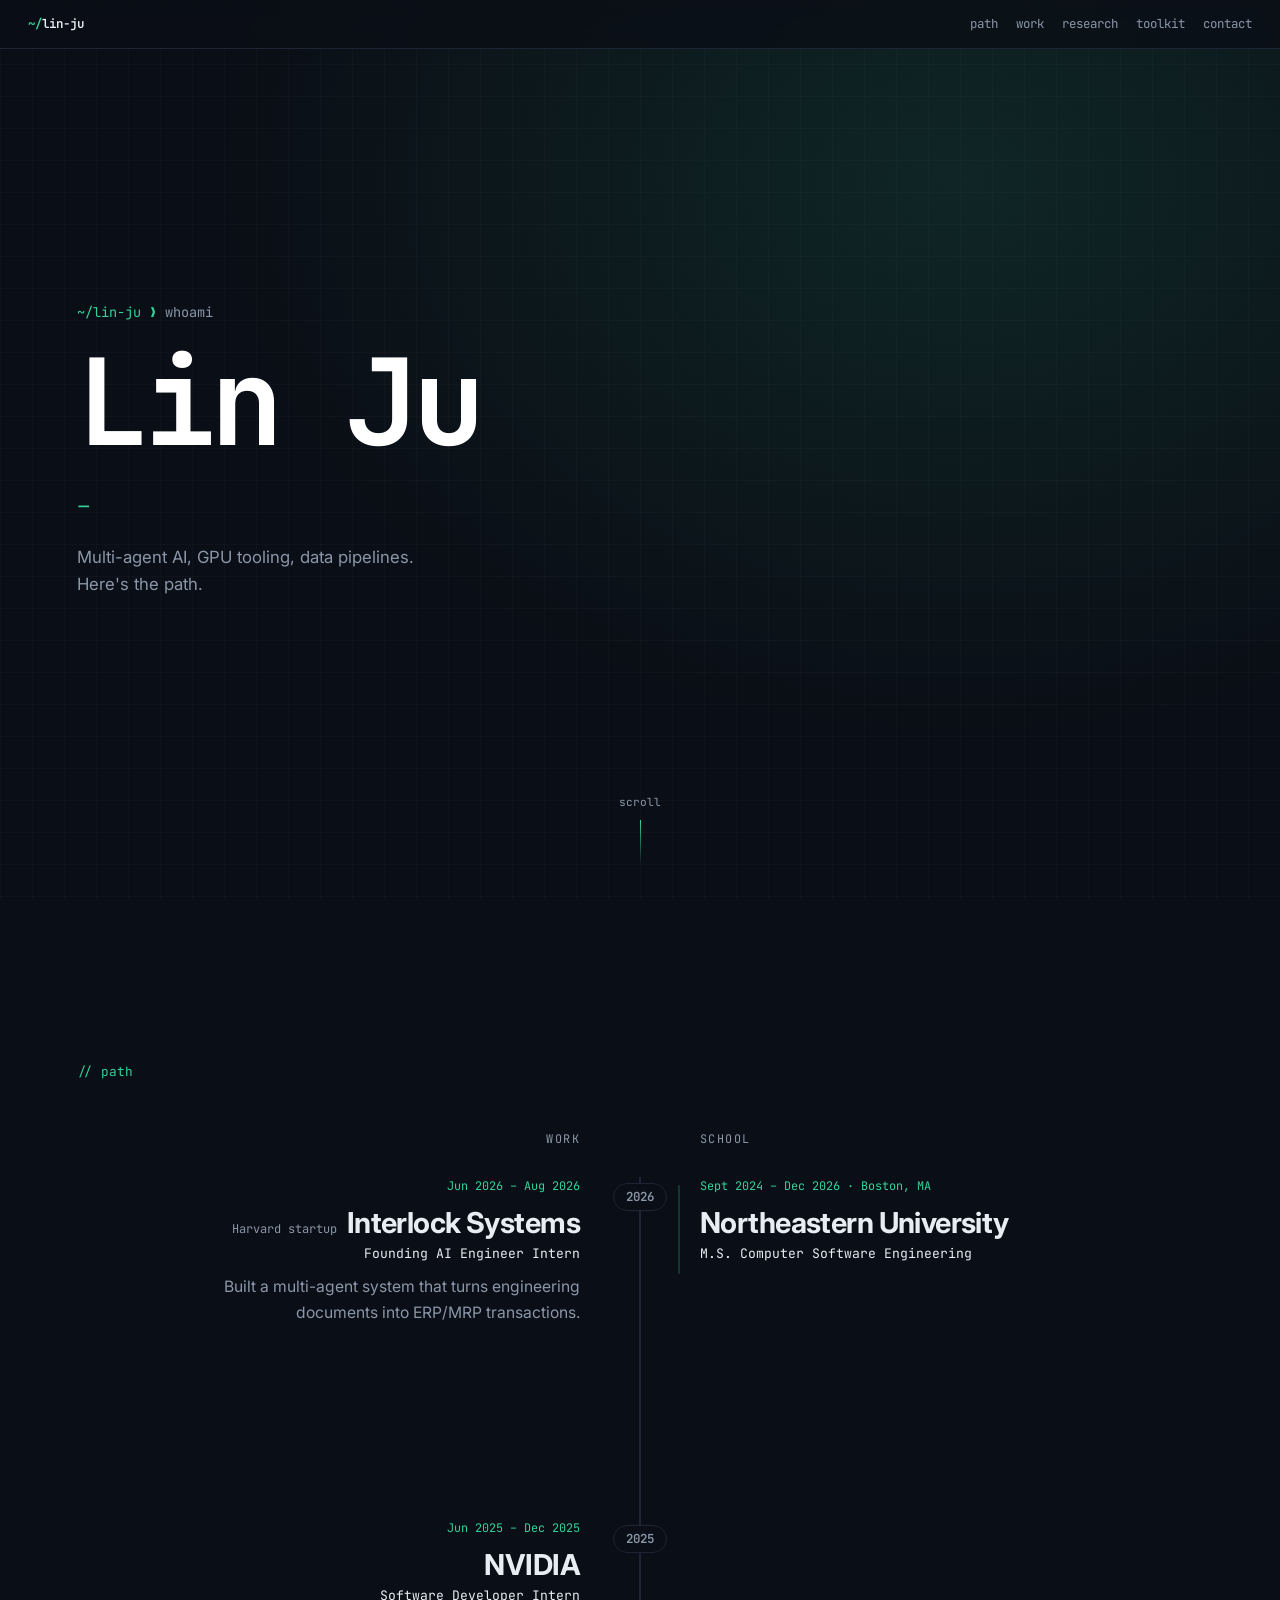
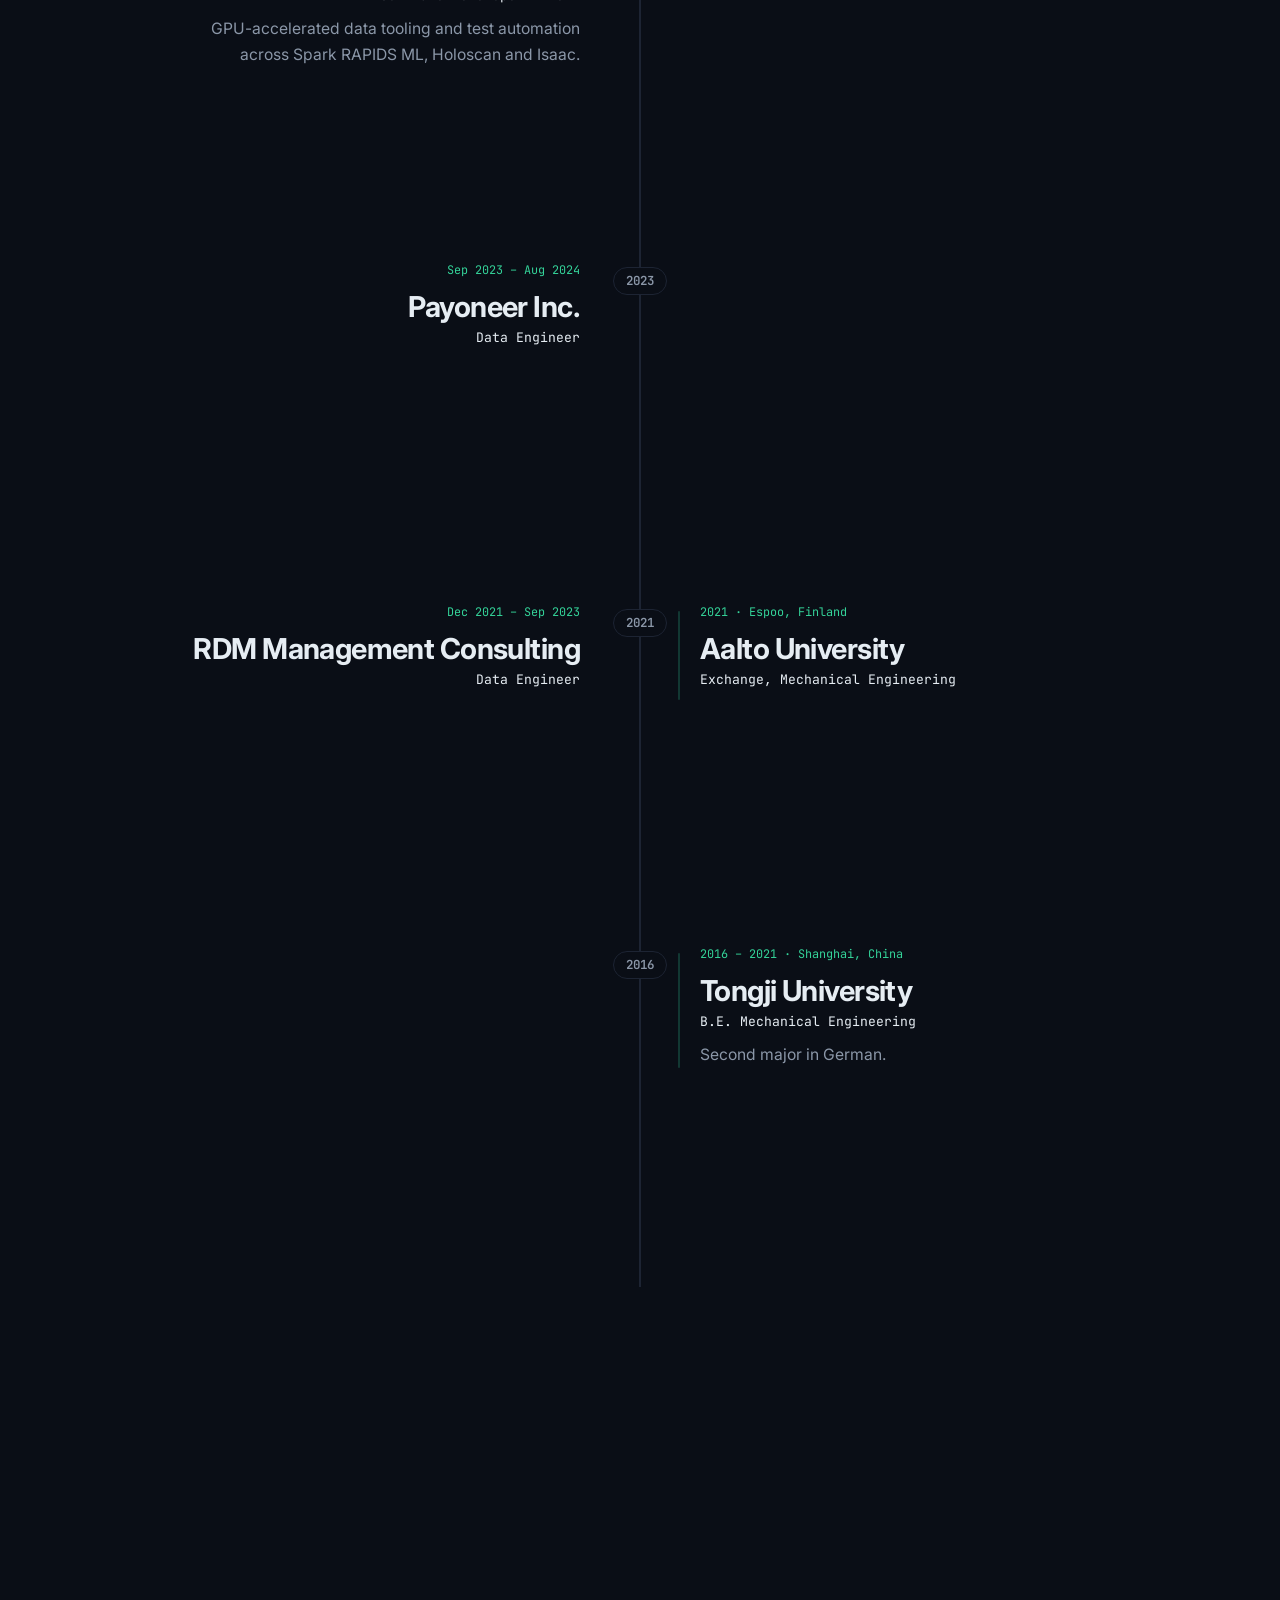
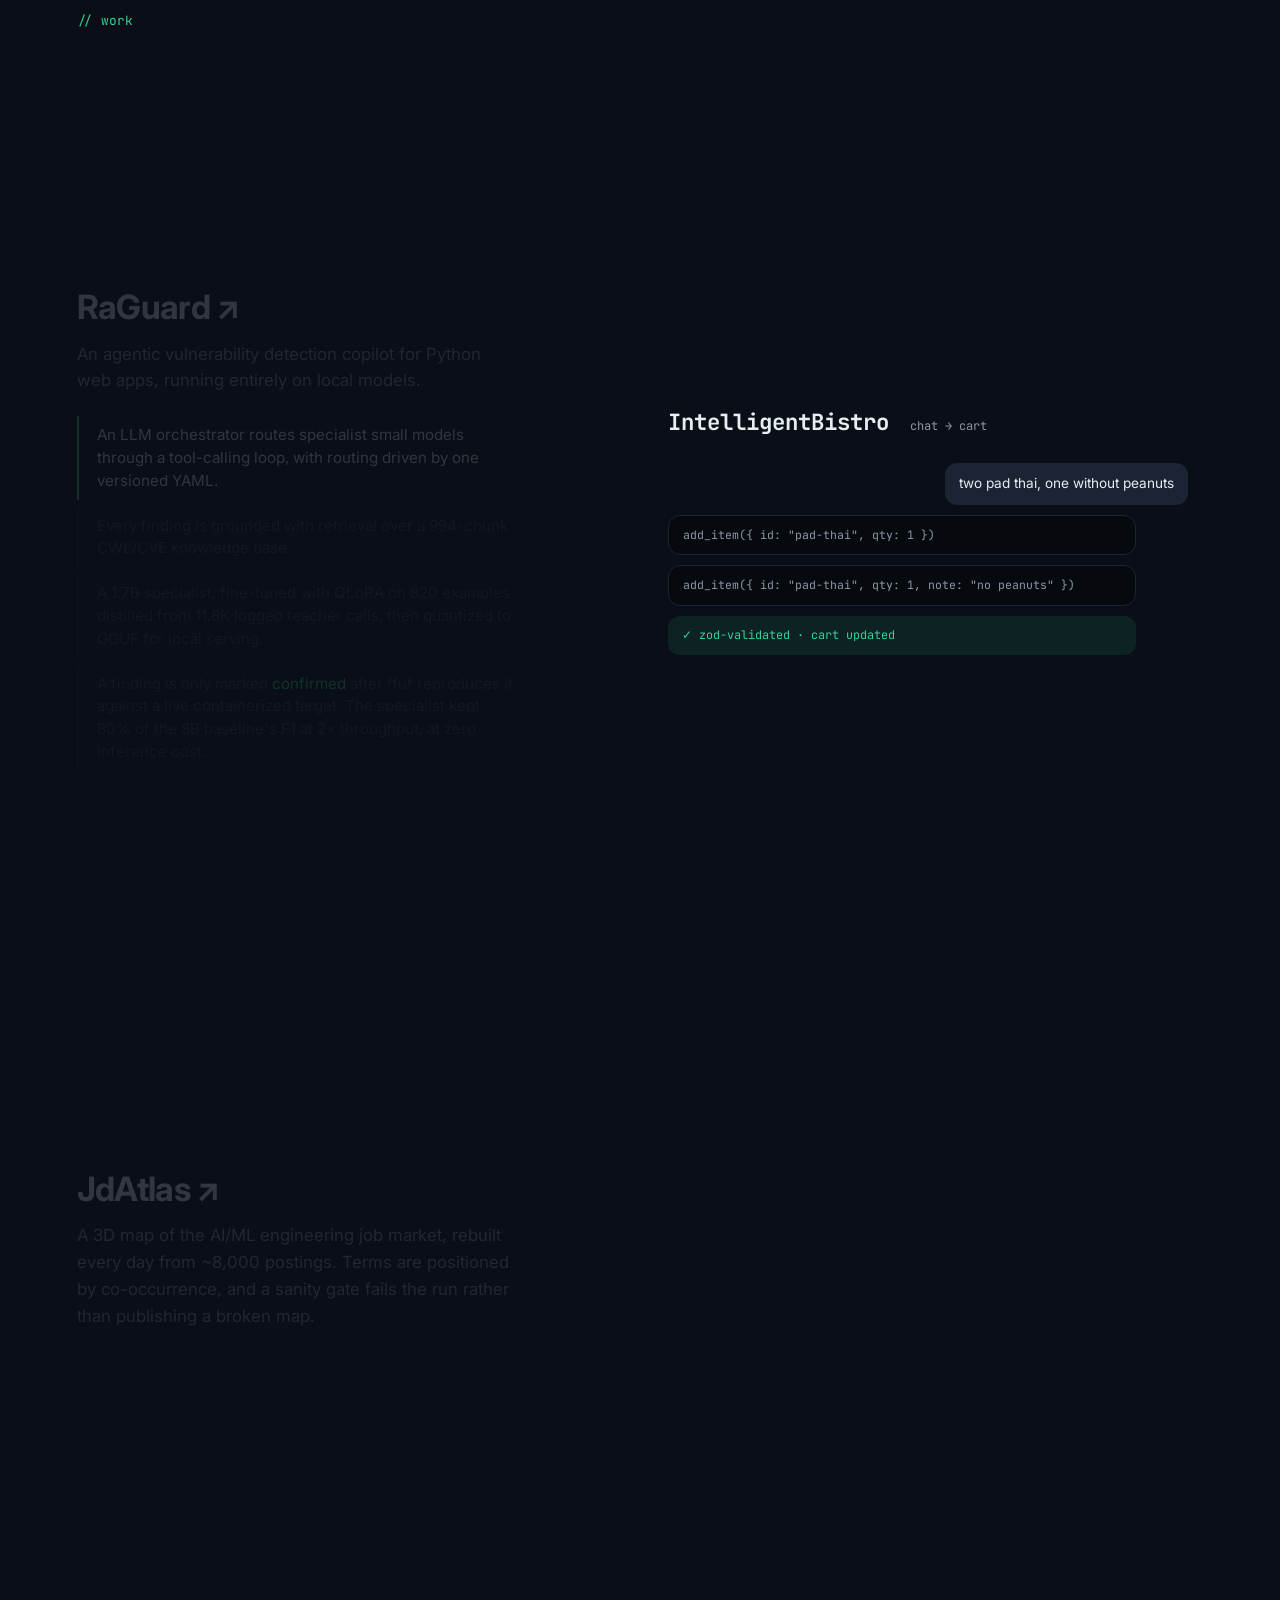
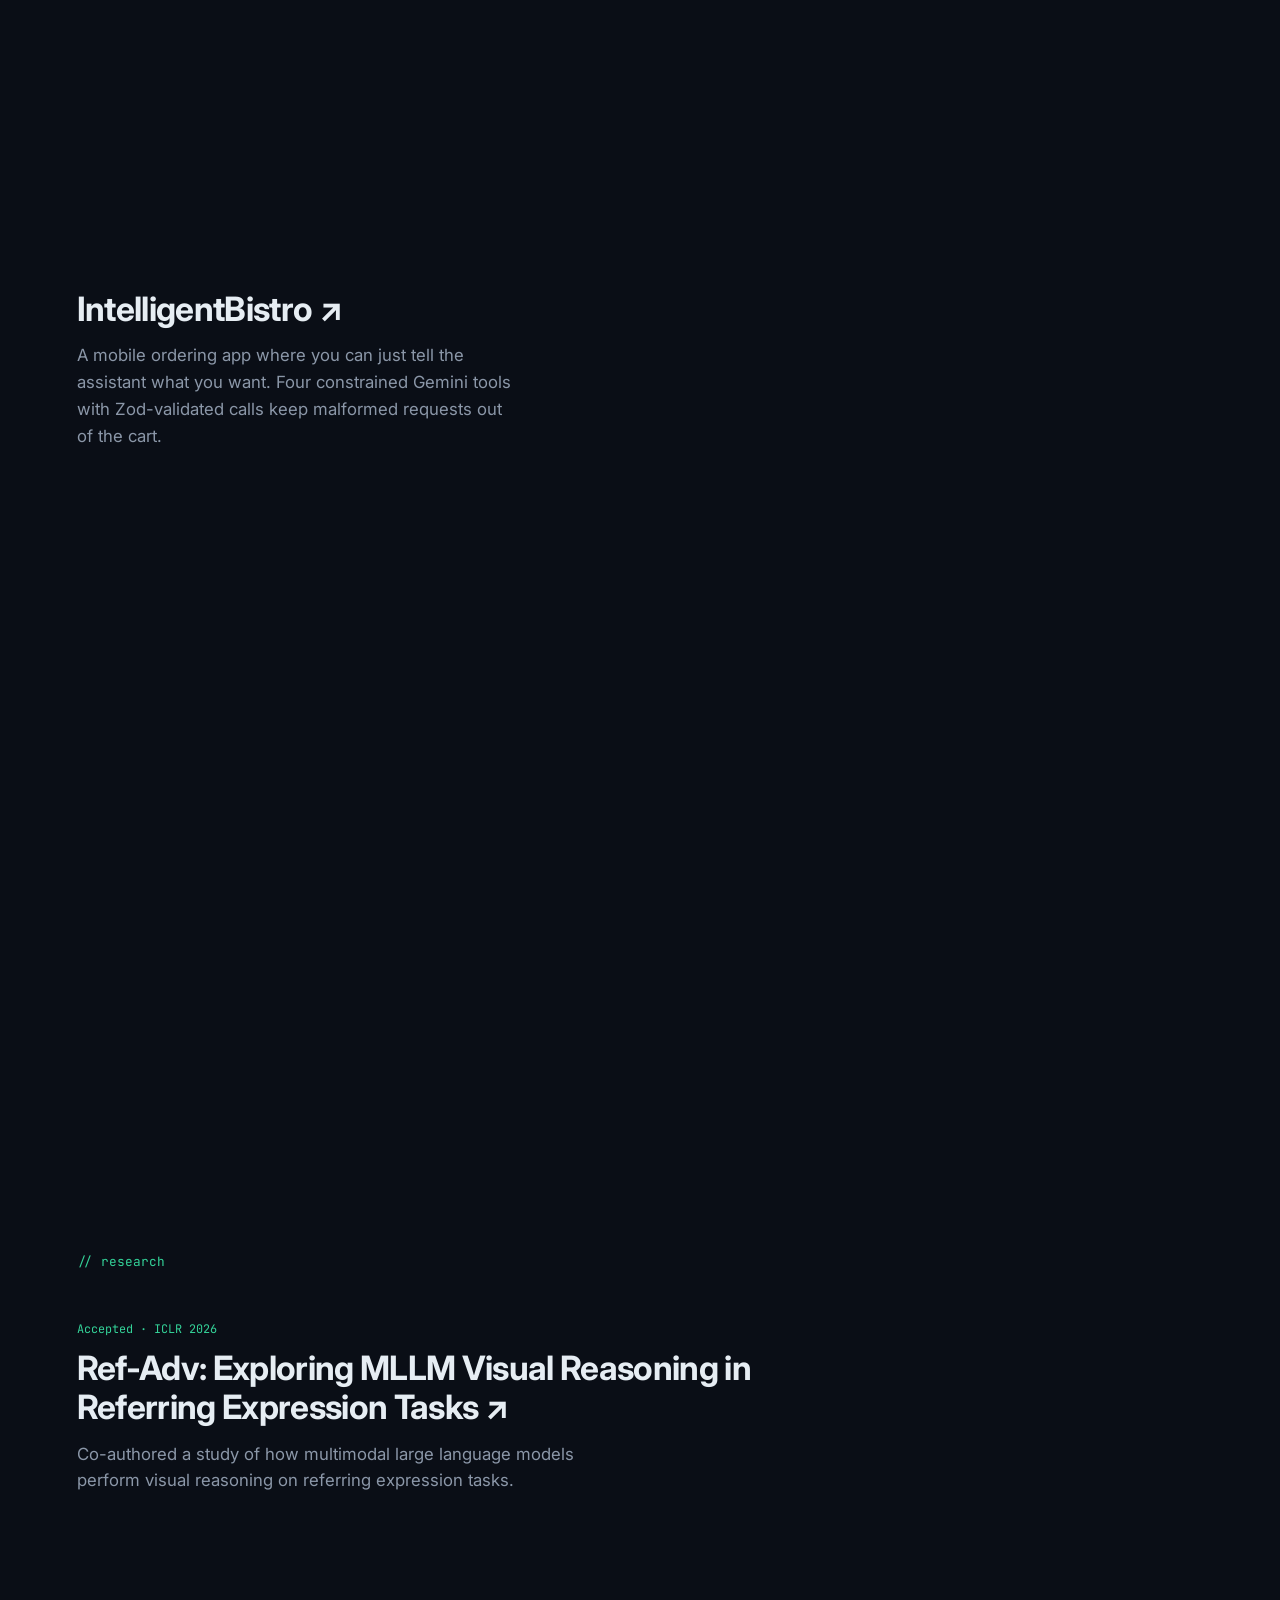
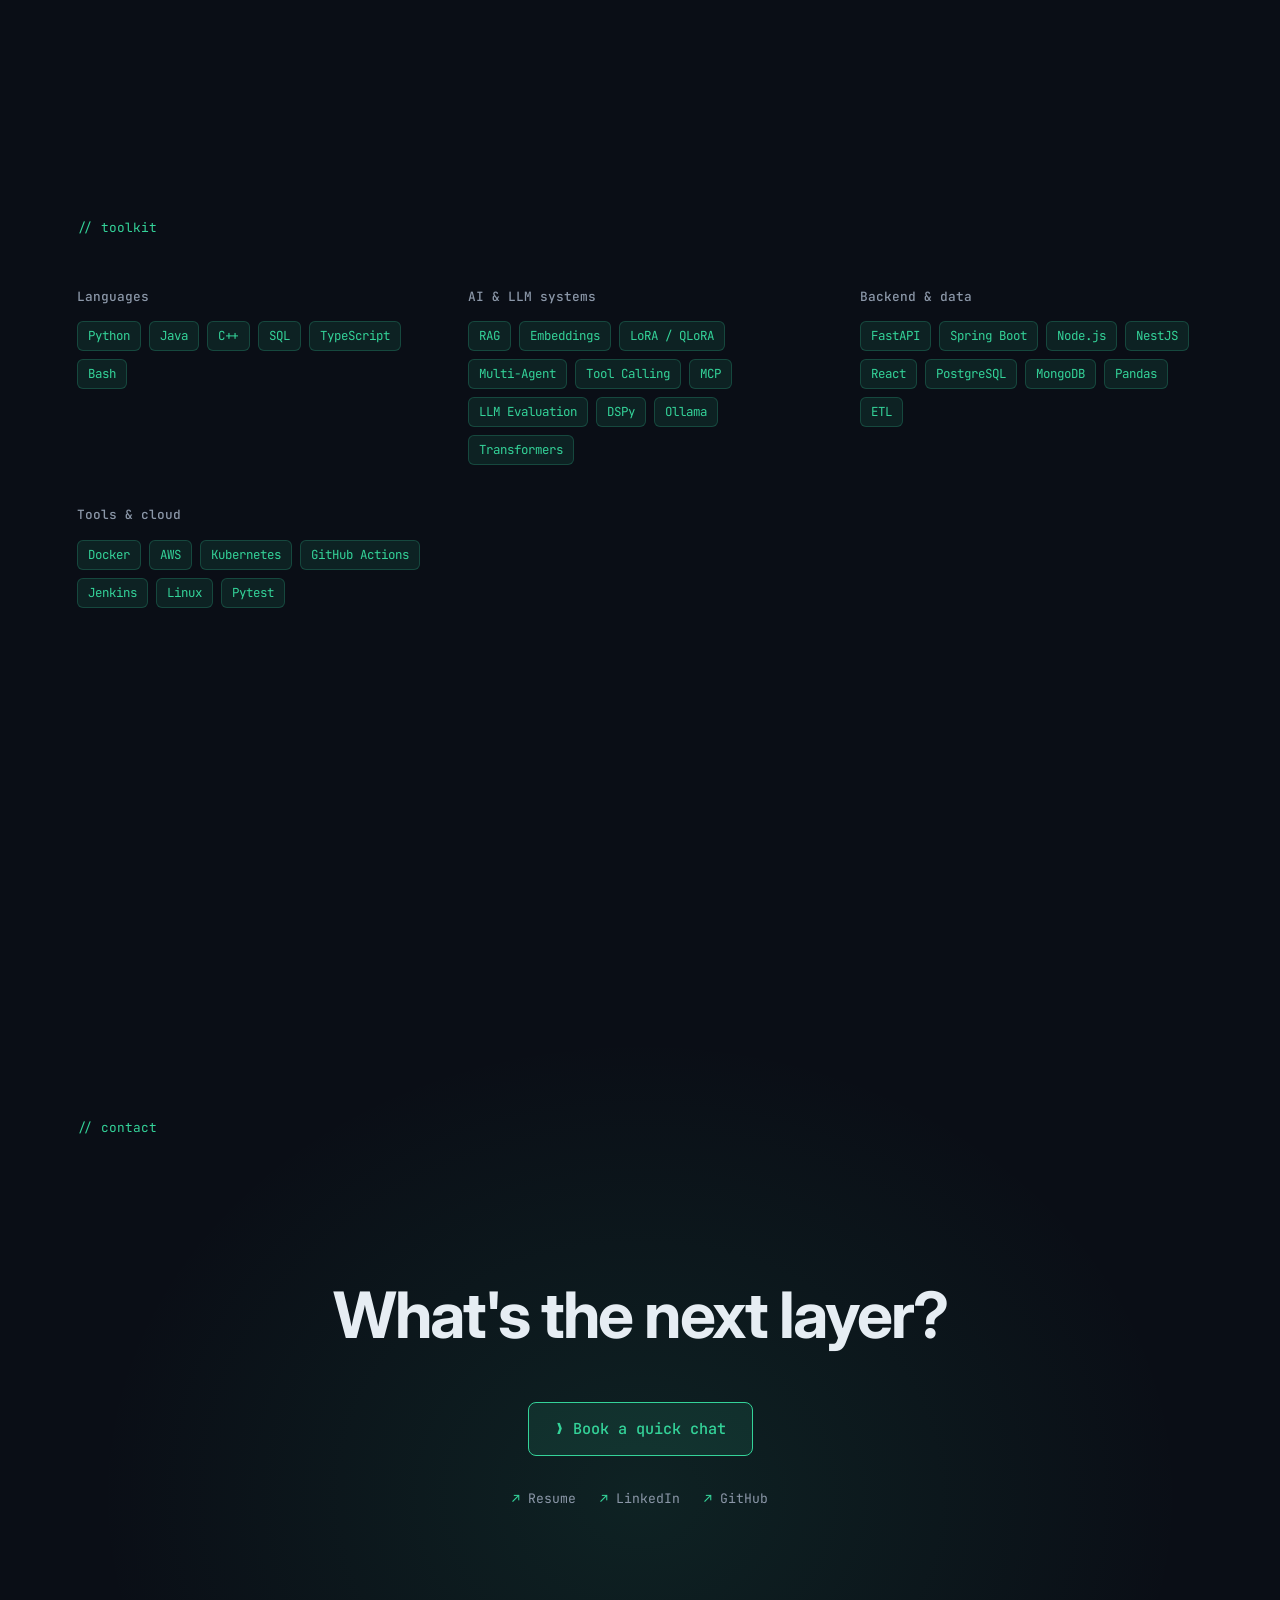
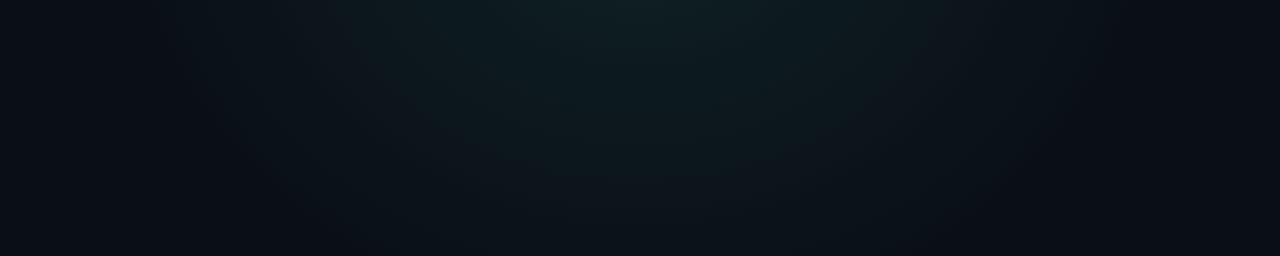
<file: index.html>
<!DOCTYPE html>
<html lang="en">
<head>
    <meta charset="UTF-8">
    <meta name="viewport" content="width=device-width, initial-scale=1.0">
    <title>Lin Ju | Portfolio</title>
    <link rel="preconnect" href="https://fonts.googleapis.com">
    <link rel="preconnect" href="https://fonts.gstatic.com" crossorigin>
    <link href="https://fonts.googleapis.com/css2?family=Inter:wght@400;500;600;700;800&family=JetBrains+Mono:wght@400;500;600;700&display=swap" rel="stylesheet">
    <link rel="stylesheet" href="./css/scrolly.css">
</head>
<body>

<div class="progress" aria-hidden="true"><span id="progress-bar"></span></div>

<header class="topbar">
    <a class="topbar-name" href="#top"><span class="accent">~/</span>lin-ju</a>
    <nav class="topbar-nav" aria-label="Chapters">
        <a href="#path" data-chapter="path">path</a>
        <a href="#work" data-chapter="work">work</a>
        <a href="#research" data-chapter="research">research</a>
        <a href="#toolkit" data-chapter="toolkit">toolkit</a>
        <a href="#contact" data-chapter="contact">contact</a>
    </nav>
</header>

<!-- ── 0. Hero ───────────────────────────────────── -->
<section class="hero" id="top">
    <p class="prompt"><span class="accent">~/lin-ju</span> <span class="accent">❯</span> whoami</p>
    <h1 class="hero-name">Lin Ju</h1>
    <p class="hero-role"><span id="typed"></span><span class="type-caret" aria-hidden="true">_</span></p>
    <p class="hero-lede">Multi-agent AI, GPU tooling, data pipelines.<br>Here's the path.</p>
    <div class="scroll-cue" aria-hidden="true"><span>scroll</span><i></i></div>
</section>

<!-- ── 1. The path (center-line timeline, most recent first) ── -->
<section class="path" id="path" data-chapter="path">
    <p class="kicker">// path</p>
    <div class="path-heads" aria-hidden="true">
        <span>work</span>
        <span>school</span>
    </div>
    <div class="timeline">
        <div class="timeline-line" aria-hidden="true"><span id="timeline-fill"></span></div>

        <span class="year" style="grid-row: 1">2026</span>
        <article class="entry work" style="grid-row: 1">
            <span class="step-kicker">Jun 2026 – Aug 2026</span>
            <h3><span class="mark">Harvard startup</span>Interlock Systems</h3>
            <p class="entry-role">Founding AI Engineer Intern</p>
            <p>Built a multi-agent system that turns engineering documents into ERP/MRP transactions.</p>
        </article>
        <article class="entry school" style="grid-row: 1 / span 2">
            <span class="step-kicker">Sept 2024 – Dec 2026 · Boston, MA</span>
            <h3>Northeastern University</h3>
            <p class="entry-role">M.S. Computer Software Engineering</p>
        </article>

        <span class="year" style="grid-row: 2">2025</span>
        <article class="entry work" style="grid-row: 2">
            <span class="step-kicker">Jun 2025 – Dec 2025</span>
            <h3>NVIDIA</h3>
            <p class="entry-role">Software Developer Intern</p>
            <p>GPU-accelerated data tooling and test automation across Spark RAPIDS ML, Holoscan and Isaac.</p>
        </article>

        <span class="year" style="grid-row: 3">2023</span>
        <article class="entry work" style="grid-row: 3">
            <span class="step-kicker">Sep 2023 – Aug 2024</span>
            <h3>Payoneer Inc.</h3>
            <p class="entry-role">Data Engineer</p>
        </article>

        <span class="year" style="grid-row: 4">2021</span>
        <article class="entry work" style="grid-row: 4">
            <span class="step-kicker">Dec 2021 – Sep 2023</span>
            <h3>RDM Management Consulting</h3>
            <p class="entry-role">Data Engineer</p>
        </article>
        <article class="entry school" style="grid-row: 4">
            <span class="step-kicker">2021 · Espoo, Finland</span>
            <h3>Aalto University</h3>
            <p class="entry-role">Exchange, Mechanical Engineering</p>
        </article>

        <span class="year" style="grid-row: 5">2016</span>
        <article class="entry school" style="grid-row: 5">
            <span class="step-kicker">2016 – 2021 · Shanghai, China</span>
            <h3>Tongji University</h3>
            <p class="entry-role">B.E. Mechanical Engineering</p>
            <p>Second major in German.</p>
        </article>
    </div>
</section>

<!-- ── 2. Work (sticky scenes) ───────────────────── -->
<section class="scrolly scrolly--flip" id="work" data-chapter="work">
    <p class="kicker">// work</p>
    <div class="scrolly-graphic">
        <div class="scenes">
            <!-- RaGuard pipeline -->
            <div class="scene" data-scene="raguard">
                <p class="scene-title">RaGuard <span>pipeline</span></p>
                <div class="pipeline">
                    <div class="node" role="button" tabindex="0" data-node="1"><b>orchestrator</b><small>LLM · tool-calling loop</small></div>
                    <div class="edge"></div>
                    <div class="node" role="button" tabindex="0" data-node="2"><b>RAG</b><small>994 CWE/CVE chunks</small></div>
                    <div class="edge"></div>
                    <div class="node" role="button" tabindex="0" data-node="3"><b>Qwen3 1.7B</b><small>QLoRA specialist</small></div>
                    <div class="edge"></div>
                    <div class="node" role="button" tabindex="0" data-node="4"><b>ffuf · Docker</b><small>confirmed on live target</small></div>
                </div>
                <div class="stat" id="raguard-stat"><span class="stat-num">80%</span><span class="stat-label">of 8B F1 · 2× throughput · $0 inference</span></div>
            </div>
            <!-- JdAtlas -->
            <div class="scene" data-scene="jdatlas">
                <p class="scene-title">JdAtlas <span>daily build</span></p>
                <div class="dots" id="atlas-dots" aria-hidden="true"></div>
                <div class="stat"><span class="stat-num" data-count="8000">0</span><span class="stat-label">postings · 57 ATS boards · 150-term taxonomy</span></div>
            </div>
            <!-- IntelligentBistro -->
            <div class="scene" data-scene="bistro">
                <p class="scene-title">IntelligentBistro <span>chat → cart</span></p>
                <div class="chat">
                    <div class="bubble user">two pad thai, one without peanuts</div>
                    <div class="bubble tool"><code>add_item({ id: "pad-thai", qty: 1 })</code></div>
                    <div class="bubble tool"><code>add_item({ id: "pad-thai", qty: 1, note: "no peanuts" })</code></div>
                    <div class="bubble ok">✓ zod-validated · cart updated</div>
                </div>
            </div>
        </div>
    </div>
    <div class="scrolly-steps">
        <div class="step" data-scene="raguard">
            <h3><a href="https://github.com/linnnn102/RaGuard" target="_blank" rel="noopener">RaGuard ↗</a></h3>
            <p>An agentic vulnerability detection copilot for Python web apps, running entirely on local models.</p>
            <ul class="points">
                <li tabindex="0" role="button" data-node="1">An LLM orchestrator routes specialist small models through a tool-calling loop, with routing driven by one versioned YAML.</li>
                <li tabindex="0" role="button" data-node="2">Every finding is grounded with retrieval over a 994-chunk CWE/CVE knowledge base.</li>
                <li tabindex="0" role="button" data-node="3">A 1.7B specialist, fine-tuned with QLoRA on 820 examples distilled from 11.8K logged teacher calls, then quantized to GGUF for local serving.</li>
                <li tabindex="0" role="button" data-node="4">A finding is only marked <em>confirmed</em> after ffuf reproduces it against a live containerized target. The specialist kept 80% of the 8B baseline's F1 at 2× throughput, at zero inference cost.</li>
            </ul>
        </div>
        <div class="step" data-scene="jdatlas">
            <h3><a href="https://linnnn102.github.io/jd-atlas/" target="_blank" rel="noopener">JdAtlas ↗</a></h3>
            <p>A 3D map of the AI/ML engineering job market, rebuilt every day from ~8,000 postings. Terms are positioned by co-occurrence, and a sanity gate fails the run rather than publishing a broken map.</p>
        </div>
        <div class="step" data-scene="bistro">
            <h3><a href="https://github.com/linnnn102/IntelligentBistro" target="_blank" rel="noopener">IntelligentBistro ↗</a></h3>
            <p>A mobile ordering app where you can just tell the assistant what you want. Four constrained Gemini tools with Zod-validated calls keep malformed requests out of the cart.</p>
        </div>
    </div>
</section>

<!-- ── 3. Research ──────────────────────────────── -->
<section class="research" id="research" data-chapter="research">
    <p class="kicker">// research</p>
    <article class="paper">
        <span class="step-kicker">Accepted · ICLR 2026</span>
        <h3><a href="https://arxiv.org/abs/2602.23898" target="_blank" rel="noopener">Ref-Adv: Exploring MLLM Visual Reasoning in Referring Expression Tasks ↗</a></h3>
        <p>Co-authored a study of how multimodal large language models perform visual reasoning on referring expression tasks.</p>
    </article>
</section>

<!-- ── 4. Toolkit ───────────────────────────────── -->
<section class="toolkit" id="toolkit" data-chapter="toolkit">
    <p class="kicker">// toolkit</p>
    <div class="tool-groups">
        <div class="tool-group"><h4>Languages</h4><div class="tags">
            <span>Python</span><span>Java</span><span>C++</span><span>SQL</span><span>TypeScript</span><span>Bash</span>
        </div></div>
        <div class="tool-group"><h4>AI &amp; LLM systems</h4><div class="tags">
            <span>RAG</span><span>Embeddings</span><span>LoRA / QLoRA</span><span>Multi-Agent</span><span>Tool Calling</span><span>MCP</span><span>LLM Evaluation</span><span>DSPy</span><span>Ollama</span><span>Transformers</span>
        </div></div>
        <div class="tool-group"><h4>Backend &amp; data</h4><div class="tags">
            <span>FastAPI</span><span>Spring Boot</span><span>Node.js</span><span>NestJS</span><span>React</span><span>PostgreSQL</span><span>MongoDB</span><span>Pandas</span><span>ETL</span>
        </div></div>
        <div class="tool-group"><h4>Tools &amp; cloud</h4><div class="tags">
            <span>Docker</span><span>AWS</span><span>Kubernetes</span><span>GitHub Actions</span><span>Jenkins</span><span>Linux</span><span>Pytest</span>
        </div></div>
    </div>
</section>

<!-- ── 5. Contact ───────────────────────────────── -->
<section class="contact" id="contact" data-chapter="contact">
    <p class="kicker">// contact</p>
    <div class="contact-body">
    <h2>What's the next layer?</h2>
    <a class="cta" href="https://calendar.app.google/1Zsmz2pRzE6P2yzr8" target="_blank" rel="noopener">❯ Book a quick chat</a>
    <div class="links">
        <a href="./Lin_Ju_Resume.pdf" target="_blank" rel="noopener">Resume</a>
        <a href="https://linkedin.com/in/linnnnj" target="_blank" rel="noopener">LinkedIn</a>
        <a href="https://github.com/linnnn102" target="_blank" rel="noopener">GitHub</a>
    </div>
    </div>
</section>

<script src="./js/scrolly.js"></script>
</body>
</html>
</file>
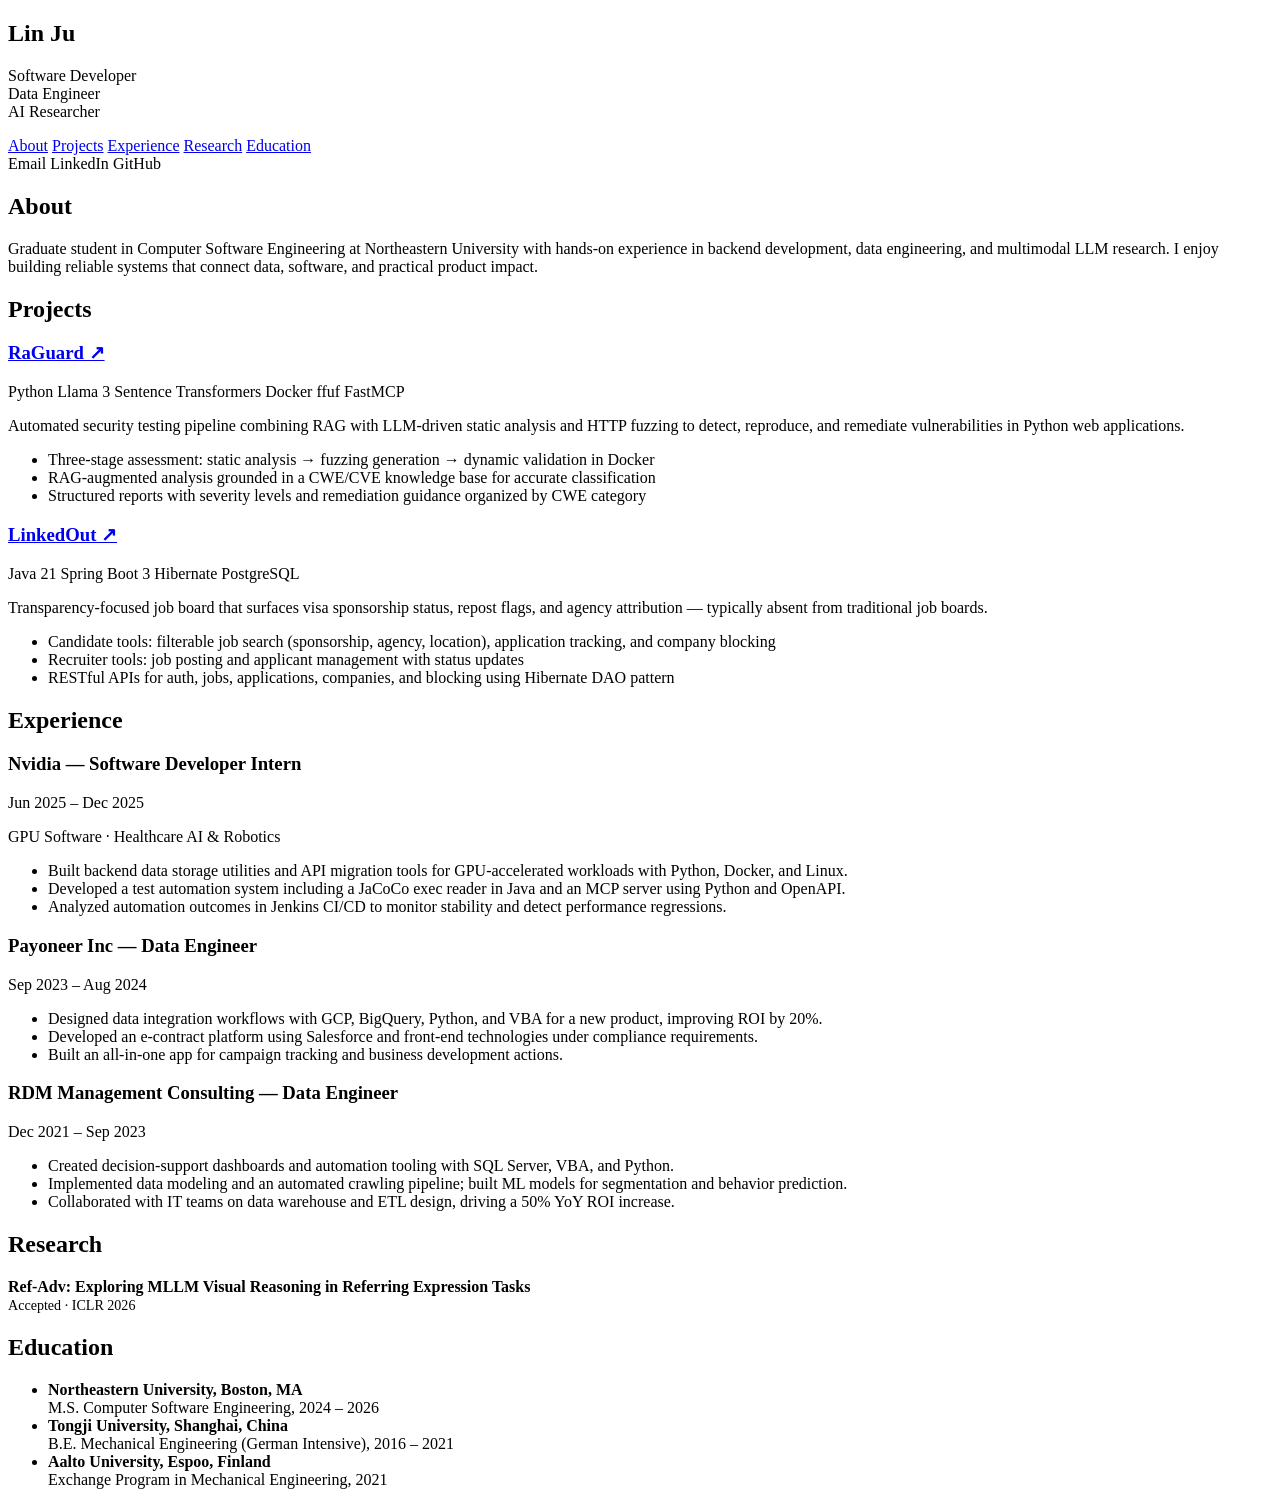
<file: src/main/resources/templates/index.html>
<!DOCTYPE html>
<html lang="en" xmlns:th="http://www.thymeleaf.org">
<head>
    <meta charset="UTF-8">
    <meta name="viewport" content="width=device-width, initial-scale=1.0">
    <title th:text="${name} + ' | Portfolio'">Portfolio</title>
    <link rel="preconnect" href="https://fonts.googleapis.com">
    <link rel="preconnect" href="https://fonts.gstatic.com" crossorigin>
    <link href="https://fonts.googleapis.com/css2?family=Inter:wght@400;500;600;700;800&display=swap" rel="stylesheet">
    <link rel="stylesheet" th:href="@{/css/styles.css}">
</head>
<body>

<nav class="sidebar">
    <div class="sidebar-profile">
        <h1 class="sidebar-name" th:text="${name}">Lin Ju</h1>
        <p class="sidebar-title" th:text="${title}">Software Developer<br>Data Engineer<br>AI Researcher</p>
    </div>
    <div class="sidebar-nav">
        <a class="nav-link" href="#about">About</a>
        <a class="nav-link" href="#projects">Projects</a>
        <a class="nav-link" href="#experience">Experience</a>
        <a class="nav-link" href="#research">Research</a>
        <a class="nav-link" href="#education">Education</a>
    </div>
    <div class="sidebar-links">
        <a th:href="'mailto:' + ${email}" target="_blank" rel="noopener">Email</a>
        <a th:href="${linkedin}" target="_blank" rel="noopener">LinkedIn</a>
        <a th:href="${github}" target="_blank" rel="noopener">GitHub</a>
    </div>
</nav>

<div class="page-wrap">
    <main class="container">

        <section id="about" class="card">
            <h2>About</h2>
            <p>
                Graduate student in Computer Software Engineering at Northeastern University with hands-on
                experience in backend development, data engineering, and multimodal LLM research.
                I enjoy building reliable systems that connect data, software, and practical product impact.
            </p>
        </section>

        <section id="projects" class="card">
            <h2>Projects</h2>
            <div class="project-card">
                <h3><a href="https://github.com/linnnn102/RaGuard" target="_blank" rel="noopener">RaGuard ↗</a></h3>
                <div class="tags">
                    <span class="tag">Python</span>
                    <span class="tag">Llama 3</span>
                    <span class="tag">Sentence Transformers</span>
                    <span class="tag">Docker</span>
                    <span class="tag">ffuf</span>
                    <span class="tag">FastMCP</span>
                </div>
                <p>Automated security testing pipeline combining RAG with LLM-driven static analysis and HTTP fuzzing to detect, reproduce, and remediate vulnerabilities in Python web applications.</p>
                <ul>
                    <li>Three-stage assessment: static analysis → fuzzing generation → dynamic validation in Docker</li>
                    <li>RAG-augmented analysis grounded in a CWE/CVE knowledge base for accurate classification</li>
                    <li>Structured reports with severity levels and remediation guidance organized by CWE category</li>
                </ul>
            </div>
            <div class="project-card">
                <h3><a href="https://github.com/linnnn102/LinkedOut" target="_blank" rel="noopener">LinkedOut ↗</a></h3>
                <div class="tags">
                    <span class="tag">Java 21</span>
                    <span class="tag">Spring Boot 3</span>
                    <span class="tag">Hibernate</span>
                    <span class="tag">PostgreSQL</span>
                </div>
                <p>Transparency-focused job board that surfaces visa sponsorship status, repost flags, and agency attribution — typically absent from traditional job boards.</p>
                <ul>
                    <li>Candidate tools: filterable job search (sponsorship, agency, location), application tracking, and company blocking</li>
                    <li>Recruiter tools: job posting and applicant management with status updates</li>
                    <li>RESTful APIs for auth, jobs, applications, companies, and blocking using Hibernate DAO pattern</li>
                </ul>
            </div>
        </section>

        <section id="experience" class="card">
            <h2>Experience</h2>
            <div class="timeline">
                <article class="job">
                    <div class="job-header">
                        <h3>Nvidia — Software Developer Intern</h3>
                        <span class="meta">Jun 2025 – Dec 2025</span>
                    </div>
                    <p class="job-company">GPU Software · Healthcare AI &amp; Robotics</p>
                    <ul>
                        <li>Built backend data storage utilities and API migration tools for GPU-accelerated workloads with Python, Docker, and Linux.</li>
                        <li>Developed a test automation system including a JaCoCo exec reader in Java and an MCP server using Python and OpenAPI.</li>
                        <li>Analyzed automation outcomes in Jenkins CI/CD to monitor stability and detect performance regressions.</li>
                    </ul>
                </article>
                <article class="job">
                    <div class="job-header">
                        <h3>Payoneer Inc — Data Engineer</h3>
                        <span class="meta">Sep 2023 – Aug 2024</span>
                    </div>
                    <ul>
                        <li>Designed data integration workflows with GCP, BigQuery, Python, and VBA for a new product, improving ROI by 20%.</li>
                        <li>Developed an e-contract platform using Salesforce and front-end technologies under compliance requirements.</li>
                        <li>Built an all-in-one app for campaign tracking and business development actions.</li>
                    </ul>
                </article>
                <article class="job">
                    <div class="job-header">
                        <h3>RDM Management Consulting — Data Engineer</h3>
                        <span class="meta">Dec 2021 – Sep 2023</span>
                    </div>
                    <ul>
                        <li>Created decision-support dashboards and automation tooling with SQL Server, VBA, and Python.</li>
                        <li>Implemented data modeling and an automated crawling pipeline; built ML models for segmentation and behavior prediction.</li>
                        <li>Collaborated with IT teams on data warehouse and ETL design, driving a 50% YoY ROI increase.</li>
                    </ul>
                </article>
            </div>
        </section>

        <section id="research" class="card">
            <h2>Research</h2>
            <p>
                <strong>Ref-Adv: Exploring MLLM Visual Reasoning in Referring Expression Tasks</strong><br>
                <span style="color:var(--muted);font-size:0.88rem;">Accepted · ICLR 2026</span>
            </p>
        </section>

        <section id="education" class="card">
            <h2>Education</h2>
            <ul>
                <li>
                    <strong>Northeastern University, Boston, MA</strong><br>
                    M.S. Computer Software Engineering, 2024 – 2026
                </li>
                <li>
                    <strong>Tongji University, Shanghai, China</strong><br>
                    B.E. Mechanical Engineering (German Intensive), 2016 – 2021
                </li>
                <li>
                    <strong>Aalto University, Espoo, Finland</strong><br>
                    Exchange Program in Mechanical Engineering, 2021
                </li>
            </ul>
        </section>

    </main>
</div>

<script>
    const navLinks = document.querySelectorAll('.nav-link');
    const sections = document.querySelectorAll('section[id]');

    const observer = new IntersectionObserver((entries) => {
        entries.forEach(entry => {
            if (entry.isIntersecting) {
                navLinks.forEach(l => l.classList.remove('active'));
                const link = document.querySelector(`.nav-link[href="#${entry.target.id}"]`);
                if (link) link.classList.add('active');
            }
        });
    }, { rootMargin: '-30% 0px -60% 0px' });

    sections.forEach(s => observer.observe(s));
</script>
</body>
</html>
</file>
<file: css/scrolly.css>
:root {
    --bg: #0a0e16;
    --card: #111722;
    --text: #e6edf3;
    --muted: #8b97a8;
    --dim: #3a4558;
    --accent: #34d399;
    --accent-soft: rgba(52, 211, 153, 0.10);
    --accent-line: rgba(52, 211, 153, 0.22);
    --warn: #fbbf24;
    --border: #1d2433;
    --gutter: max(28px, 6vw);
    --mono: "JetBrains Mono", ui-monospace, "SF Mono", Menlo, monospace;
}

* { box-sizing: border-box; }
html { scroll-behavior: smooth; }

body {
    margin: 0;
    font-family: "Inter", sans-serif;
    color: var(--text);
    background-color: var(--bg);
    background-image:
        linear-gradient(rgba(255, 255, 255, 0.018) 1px, transparent 1px),
        linear-gradient(90deg, rgba(255, 255, 255, 0.018) 1px, transparent 1px);
    background-size: 32px 32px;
    background-attachment: fixed;
    line-height: 1.6;
    overflow-x: hidden;
}

a { color: var(--accent); text-decoration: none; }
a:hover { text-decoration: underline; }
.accent { color: var(--accent); }
::selection { background: rgba(52, 211, 153, 0.25); color: #fff; }
:focus-visible { outline: 2px solid var(--accent); outline-offset: 3px; border-radius: 4px; }

/* ── Progress + top bar ───────────────────────────── */
.progress {
    position: fixed; inset: 0 0 auto 0; height: 2px; z-index: 200;
    background: transparent;
}
.progress span {
    display: block; height: 100%; width: 100%;
    background: var(--accent);
    transform-origin: 0 50%;
    transform: scaleX(0);
}

.topbar {
    position: fixed; top: 0; left: 0; right: 0; z-index: 150;
    display: flex; justify-content: space-between; align-items: center;
    padding: 14px 28px;
    font-family: var(--mono); font-size: 0.78rem;
    background: color-mix(in oklab, var(--bg) 80%, transparent);
    backdrop-filter: blur(8px);
    border-bottom: 1px solid var(--border);
}
.topbar-name { color: var(--text); font-weight: 600; }
.topbar-nav { display: flex; gap: 18px; }
.topbar-nav a { color: var(--muted); transition: color 0.2s; }
.topbar-nav a:hover { color: var(--text); text-decoration: none; }
.topbar-nav a.active { color: var(--accent); }

/* ── Hero ─────────────────────────────────────────── */
.hero {
    min-height: 100vh;
    display: flex; flex-direction: column; justify-content: center;
    padding: 0 var(--gutter);
    position: relative;
    background: radial-gradient(ellipse at 75% 20%, rgba(52, 211, 153, 0.12), transparent 55%);
}
.prompt { font-family: var(--mono); font-size: 0.85rem; color: var(--muted); margin: 0 0 18px; }
.hero-name {
    margin: 0;
    font-family: var(--mono);
    font-size: clamp(3rem, 11vw, 7.5rem);
    line-height: 1; letter-spacing: -0.04em;
    background: linear-gradient(135deg, #fff 40%, var(--accent));
    -webkit-background-clip: text; background-clip: text;
    -webkit-text-fill-color: transparent;
}
.hero-role { font-family: var(--mono); font-size: clamp(1rem, 2.4vw, 1.4rem); margin: 18px 0 28px; min-height: 1.5em; }
.hero-lede { color: var(--muted); max-width: 560px; font-size: 1.05rem; margin: 0; }
.type-caret { color: var(--accent); animation: blink 1.1s steps(1) infinite; }

.scroll-cue {
    position: absolute; bottom: 36px; left: 50%; transform: translateX(-50%);
    display: flex; flex-direction: column; align-items: center; gap: 8px;
    font-family: var(--mono); font-size: 0.7rem; color: var(--muted);
}
.scroll-cue i {
    width: 1px; height: 44px;
    background: linear-gradient(var(--accent), transparent);
    animation: cue 1.8s ease-in-out infinite;
    transform-origin: top;
}

/* ── Scrolly layout ───────────────────────────────── */
.scrolly {
    display: grid;
    grid-template-columns: 1.1fr 1fr;
    gap: 0 6vw;
    padding: 18vh var(--gutter) 0;
    position: relative;
}
.scrolly > .kicker { grid-column: 1 / -1; order: -1; }
.scrolly--flip { grid-template-columns: 1fr 1.1fr; }
.scrolly--flip .scrolly-graphic { order: 2; }

.scrolly-graphic {
    position: sticky; top: 0;
    height: 100vh;
    display: flex; align-items: center; justify-content: center;
}

.scrolly-steps { padding: 10vh 0 40vh; }

.step {
    min-height: 80vh;
    display: flex; flex-direction: column; justify-content: center;
    opacity: 0.18;
    transition: opacity 0.4s ease;
    max-width: 440px;
}
.step.is-active { opacity: 1; }
/* RaGuard: bullets light up on a timer; clicking one jumps there */
.points { list-style: none; padding: 0; margin: 22px 0 0; display: flex; flex-direction: column; gap: 6px; }
.points li {
    position: relative; padding: 8px 0 8px 18px;
    color: var(--dim); font-size: 0.95rem; line-height: 1.5;
    border-left: 2px solid var(--border);
    cursor: pointer;
    transition: color 0.3s;
}
.points li:hover { color: var(--muted); }
/* the current bullet's left edge fills up until the next one lights */
.points li.current::before {
    content: ''; position: absolute; left: -2px; top: 0; bottom: 0; width: 2px;
    background: var(--accent);
    transform-origin: top;
    animation: fill-down var(--step-ms, 2600ms) linear forwards;
}
.points li.on { color: var(--muted); }
.points li.current { color: var(--text); }
.points li em { color: var(--accent); font-style: normal; }
.step-kicker { font-family: var(--mono); font-size: 0.74rem; color: var(--accent); margin-bottom: 10px; }
.step h3 { font-size: clamp(1.5rem, 3vw, 2.1rem); line-height: 1.15; margin: 0 0 14px; letter-spacing: -0.02em; }
.step h3 a { color: var(--text); }
.step p { color: var(--muted); font-size: 1.05rem; margin: 0; }
.step em { color: var(--accent); font-style: normal; }

/* ── Path: center-line timeline ───────────────────── */
.path { padding: 18vh var(--gutter); }

.path-heads {
    display: grid; grid-template-columns: 1fr 120px 1fr;
    max-width: 1080px; margin: 0 auto 28px;
    font-family: var(--mono); font-size: 0.74rem; color: var(--muted);
    text-transform: uppercase; letter-spacing: 0.12em;
}
.path-heads span:first-child { text-align: right; }
.path-heads span:last-child { grid-column: 3; }

.timeline {
    position: relative;
    display: grid;
    grid-template-columns: 1fr 120px 1fr;
    grid-auto-rows: minmax(38vh, auto);
    max-width: 1080px; margin: 0 auto;
}

.timeline-line {
    position: absolute; top: 0; bottom: 0; left: 50%;
    width: 2px; transform: translateX(-50%);
    background: var(--border);
}
.timeline-line span {
    display: block; width: 100%; height: 100%;
    background: linear-gradient(var(--accent), #a7f3d0);
    transform-origin: top; transform: scaleY(0);
    box-shadow: 0 0 12px rgba(52, 211, 153, 0.5);
}

.year {
    grid-column: 2; align-self: start; justify-self: center;
    position: relative; z-index: 1;
    margin-top: 6px;
    font-family: var(--mono); font-size: 0.78rem; font-weight: 600;
    color: var(--muted);
    background: var(--bg); border: 1px solid var(--border); border-radius: 99px;
    padding: 3px 12px;
    transition: color 0.3s, border-color 0.3s, box-shadow 0.3s;
}
.year.is-lit { color: var(--accent); border-color: var(--accent); box-shadow: 0 0 18px rgba(52, 211, 153, 0.25); }

.entry {
    align-self: start;
    position: relative;
    padding: 0 0 48px;
    opacity: 0;
    transition: opacity 0.6s ease, transform 0.6s cubic-bezier(0.22, 0.61, 0.36, 1);
}
.entry.work { grid-column: 1; text-align: right; transform: translateX(-40px); }
.entry.school { grid-column: 3; transform: translateX(40px); }
.entry.is-visible { opacity: 1; transform: none; }

/* school spanning several rows: show its duration as a bracket along the line */
.entry.school::before {
    content: ''; position: absolute; left: -22px; top: 8px; bottom: 48px;
    width: 2px; border-radius: 2px; background: var(--accent-line);
}

.entry h3 { font-size: clamp(1.3rem, 2.4vw, 1.8rem); line-height: 1.15; margin: 0 0 4px; letter-spacing: -0.02em; }
.entry h3 .mark {
    margin-right: 10px;
    font-family: var(--mono); font-size: 0.75rem; font-weight: 400; letter-spacing: 0;
    color: var(--muted);
}
.entry-role { font-family: var(--mono); font-size: 0.82rem; color: var(--text); margin: 0 0 10px; }
.entry p:not(.entry-role) { color: var(--muted); font-size: 0.98rem; margin: 0; }
.entry .step-kicker { display: block; }
.entry.work p:not(.entry-role) { margin-left: auto; max-width: 420px; }
.entry.school p:not(.entry-role) { max-width: 420px; }

/* section label, shared by every chapter and worded like the top-bar nav */
.kicker { font-family: var(--mono); font-size: 0.8rem; color: var(--accent); margin: 0 0 48px; }

/* ── Work scenes ──────────────────────────────────── */
.scenes { position: relative; width: 100%; max-width: 520px; height: 440px; }
.scene {
    position: absolute; inset: 0;
    display: flex; flex-direction: column; justify-content: center;
    opacity: 0; transform: translateY(20px) scale(0.98);
    transition: opacity 0.5s ease, transform 0.5s ease;
    pointer-events: none;
}
.scene.is-active { opacity: 1; transform: none; pointer-events: auto; }
.scene-title { font-family: var(--mono); font-size: 1.4rem; font-weight: 700; margin: 0 0 22px; }
.scene-title span { font-size: 0.75rem; color: var(--muted); font-weight: 400; margin-left: 8px; }

.pipeline { display: flex; flex-direction: column; align-items: stretch; }
.node {
    border: 1px solid var(--border); border-radius: 8px;
    padding: 10px 14px; display: flex; justify-content: space-between; align-items: baseline; gap: 12px;
    font-family: var(--mono); font-size: 0.85rem; color: var(--dim);
    transition: all 0.4s ease;
}
.node small { font-size: 0.7rem; }
.node { cursor: pointer; }
.node:hover { border-color: var(--accent-line); }
.node.on { color: var(--muted); border-color: var(--accent-line); }
.node.current { color: var(--text); border-color: var(--accent); background: var(--accent-soft); box-shadow: 0 0 28px rgba(52, 211, 153, 0.15); }
.node.current b { color: var(--accent); }
.edge { width: 1px; height: 18px; margin-left: 22px; background: var(--border); transition: background 0.4s; }
.edge.on { background: var(--accent); }

.stat { margin-top: 24px; display: flex; align-items: baseline; gap: 14px; transition: opacity 0.4s; }
.stat-num { font-family: var(--mono); font-size: 2.6rem; font-weight: 700; color: var(--accent); letter-spacing: -0.03em; font-variant-numeric: tabular-nums; }
.stat-label { font-family: var(--mono); font-size: 0.72rem; color: var(--muted); }
#raguard-stat { opacity: 0; }
#raguard-stat.on { opacity: 1; }

.dots { display: grid; grid-template-columns: repeat(20, 1fr); gap: 5px; }
.dots i {
    aspect-ratio: 1; border-radius: 50%; background: var(--border);
    transition: background 0.3s, transform 0.3s;
}
.dots i.on { background: var(--accent); transform: scale(1.1); }
.dots i.on.hot { background: #a7f3d0; }

.chat { display: flex; flex-direction: column; gap: 10px; }
.bubble {
    font-size: 0.85rem; padding: 10px 14px; border-radius: 12px; max-width: 90%;
    opacity: 0; transform: translateY(10px);
    transition: opacity 0.4s ease, transform 0.4s ease;
}
.scene.is-active .bubble { opacity: 1; transform: none; }
.scene.is-active .bubble:nth-child(2) { transition-delay: 0.35s; }
.scene.is-active .bubble:nth-child(3) { transition-delay: 0.7s; }
.scene.is-active .bubble:nth-child(4) { transition-delay: 1.05s; }
.bubble.user { align-self: flex-end; background: #1b2433; }
.bubble.tool { background: rgba(0, 0, 0, 0.35); border: 1px solid var(--border); font-size: 0.72rem; }
.bubble.tool code { font-family: var(--mono); color: var(--muted); }
.bubble.ok { font-family: var(--mono); font-size: 0.74rem; color: var(--accent); background: var(--accent-soft); }


/* ── Research ─────────────────────────────────────── */
.research { padding: 18vh var(--gutter); }
.paper {
    max-width: 760px;
    opacity: 0; transform: translateY(30px);
    transition: opacity 0.7s ease, transform 0.7s cubic-bezier(0.22, 0.61, 0.36, 1);
}
.paper.is-visible { opacity: 1; transform: none; }
.paper .step-kicker { display: block; }
.paper h3 { font-size: clamp(1.5rem, 3vw, 2.1rem); line-height: 1.15; letter-spacing: -0.02em; margin: 0 0 14px; }
.paper h3 a { color: var(--text); }
.paper p { color: var(--muted); font-size: 1.05rem; margin: 0; max-width: 560px; }

/* ── Toolkit ──────────────────────────────────────── */
.toolkit { min-height: 100vh; padding: 18vh var(--gutter); }
.tool-groups { display: grid; grid-template-columns: repeat(auto-fit, minmax(260px, 1fr)); gap: 40px 48px; }
.tool-group h4 { font-family: var(--mono); font-size: 0.8rem; color: var(--muted); font-weight: 500; margin: 0 0 14px; }
.tags { display: flex; flex-wrap: wrap; gap: 8px; }
.tags span {
    font-family: var(--mono); font-size: 0.78rem;
    color: var(--accent); background: var(--accent-soft); border: 1px solid var(--accent-line);
    border-radius: 6px; padding: 4px 10px;
    opacity: 0; transform: translateY(14px) scale(0.9);
    transition: opacity 0.4s ease, transform 0.4s cubic-bezier(0.34, 1.56, 0.64, 1);
}
.tool-group.is-visible .tags span { opacity: 1; transform: none; }

/* ── Contact ──────────────────────────────────────── */
.contact {
    min-height: 100vh;
    display: flex; flex-direction: column;
    padding: 18vh var(--gutter);
    background: radial-gradient(ellipse at 50% 60%, rgba(52, 211, 153, 0.10), transparent 60%);
}
.contact-body {
    flex: 1;
    display: flex; flex-direction: column; justify-content: center; align-items: center; text-align: center;
    padding-bottom: 12vh;
}
.contact h2 { font-size: clamp(2rem, 6vw, 4rem); letter-spacing: -0.03em; margin: 0 0 36px; }
.cta {
    font-family: var(--mono); font-size: 0.95rem; font-weight: 500;
    padding: 14px 26px; border: 1px solid var(--accent); border-radius: 8px;
    background: var(--accent-soft); transition: background 0.2s, transform 0.2s;
}
.cta:hover { background: rgba(52, 211, 153, 0.2); text-decoration: none; transform: translateY(-2px); }
.links { display: flex; gap: 24px; margin-top: 32px; font-family: var(--mono); font-size: 0.82rem; }
.links a { color: var(--muted); }
.links a::before { content: "↗ "; color: var(--accent); }

/* ── Mobile: graphic pinned on top, steps scroll over it ── */
@media (max-width: 860px) {
    :root { --gutter: 20px; }
    .topbar-nav { display: none; }
    .scrolly, .scrolly--flip { display: block; padding: 14vh var(--gutter) 0; }
    .scrolly-graphic { height: 52vh; top: 48px; z-index: 1; background: var(--bg); align-items: flex-start; padding-top: 12px; }
    .scrolly-steps { position: relative; z-index: 2; padding: 10vh 0 30vh; }
    .step {
        min-height: 70vh; justify-content: flex-end; opacity: 1;
    }
    .step > * { background: color-mix(in oklab, var(--bg) 92%, transparent); }
    .step { padding-bottom: 4vh; }
    .step p, .step h3, .step-kicker { padding: 0 2px; }
    .scenes { height: 44vh; }
    /* timeline collapses to one column: line on the left, everything in date order */
    .path { padding: 14vh var(--gutter) 10vh; }
    .path-heads { display: none; }
    .timeline { grid-template-columns: 64px 1fr; grid-auto-rows: auto; }
    .timeline-line { left: 32px; }
    .year { grid-column: 1; grid-row: auto !important; }
    .entry, .entry.work, .entry.school { grid-column: 2; grid-row: auto !important; text-align: left; transform: translateX(24px); padding-bottom: 40px; }
    .entry.is-visible { transform: none; }
    .entry.school::before { display: none; }
    .entry .step-kicker::before { font-weight: 600; }
    .entry.work .step-kicker::before { content: 'WORK · '; }
    .entry.school .step-kicker::before { content: 'SCHOOL · '; }
    .entry.work p:not(.entry-role) { margin-left: 0; }
    .scene-title { font-size: 1.1rem; margin-bottom: 12px; }
    .stat-num { font-size: 1.8rem; }
}

@media (prefers-reduced-motion: reduce) {
    *, *::before, *::after {
        animation-duration: 0.001ms !important;
        transition-duration: 0.001ms !important;
        scroll-behavior: auto !important;
    }
    .step { opacity: 1; }
    .tags span, .entry, .paper { opacity: 1; transform: none; }
    .points li { color: var(--muted); }
}

@keyframes fill-down { from { transform: scaleY(0); } to { transform: scaleY(1); } }
@keyframes blink { 0%, 50% { opacity: 1; } 50.01%, 100% { opacity: 0; } }
@keyframes cue { 0% { transform: scaleY(0); } 50% { transform: scaleY(1); } 100% { transform: scaleY(1); opacity: 0; } }
</file>
